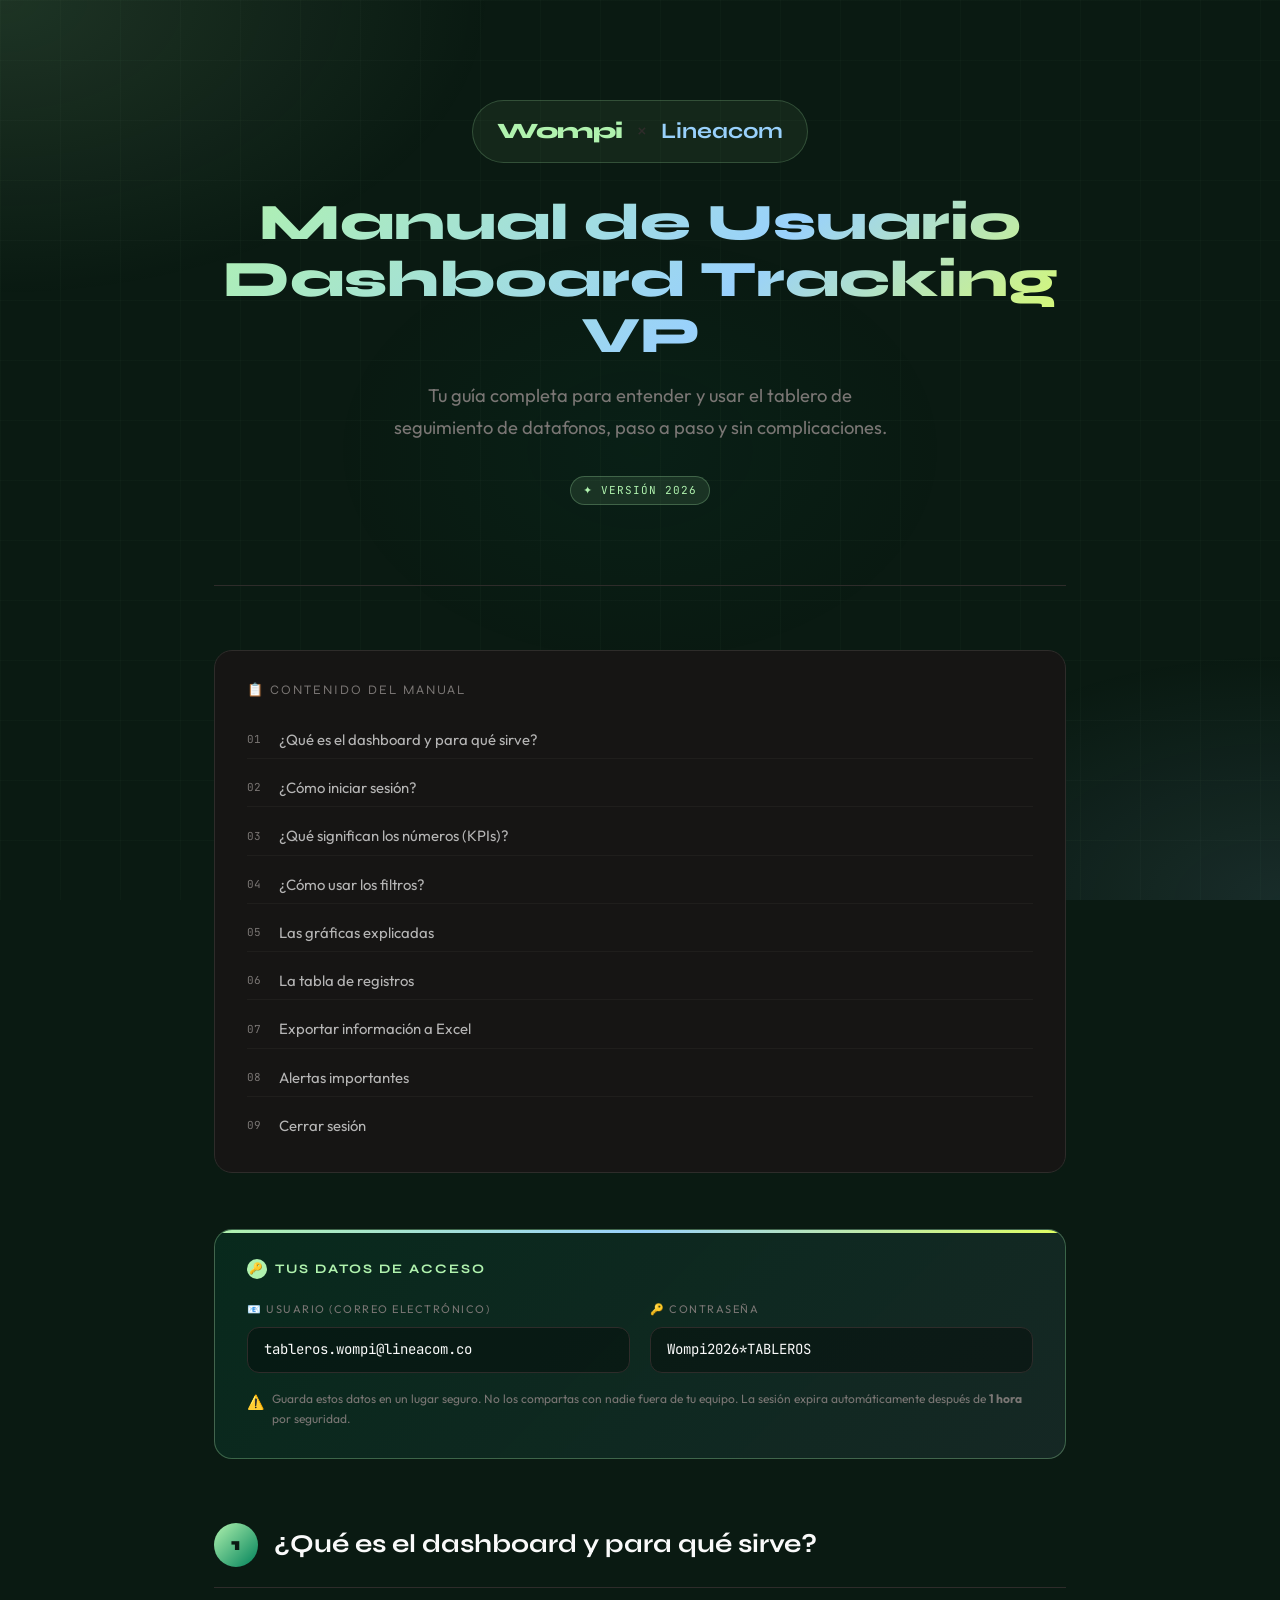
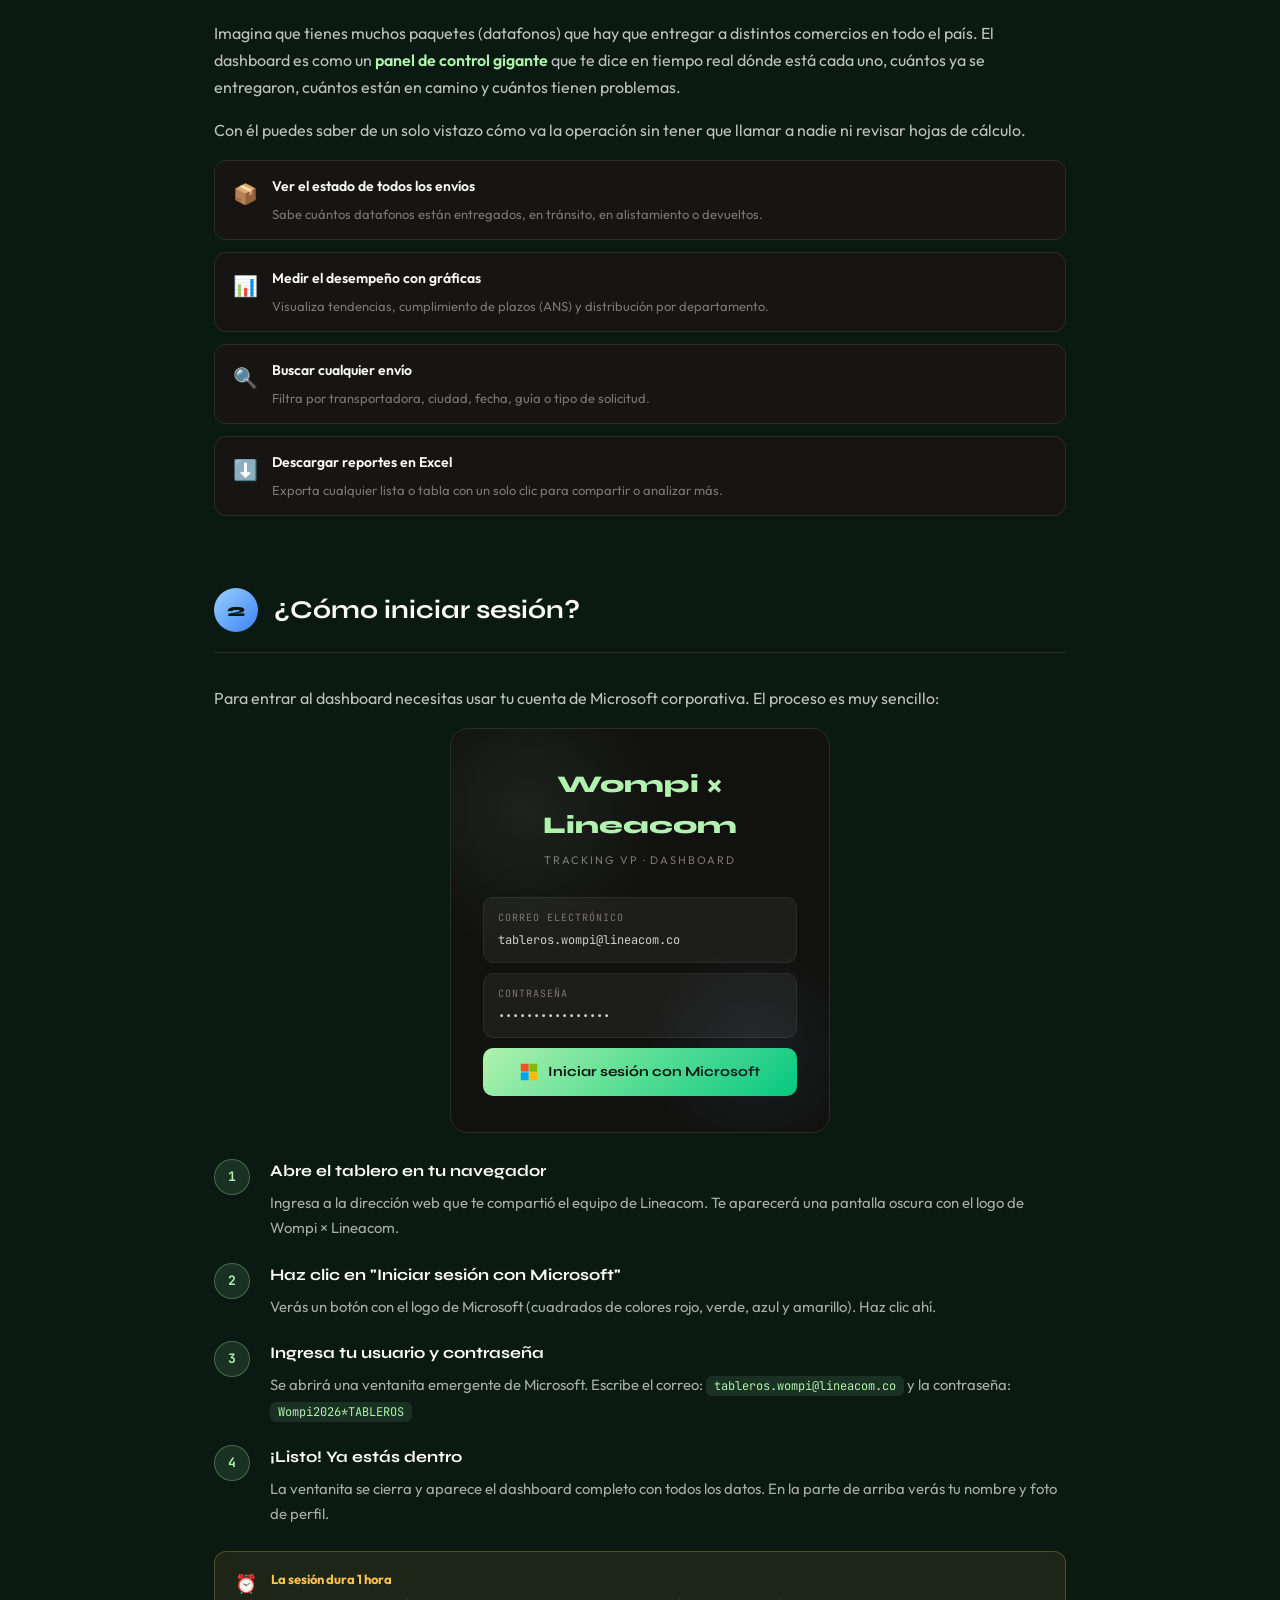
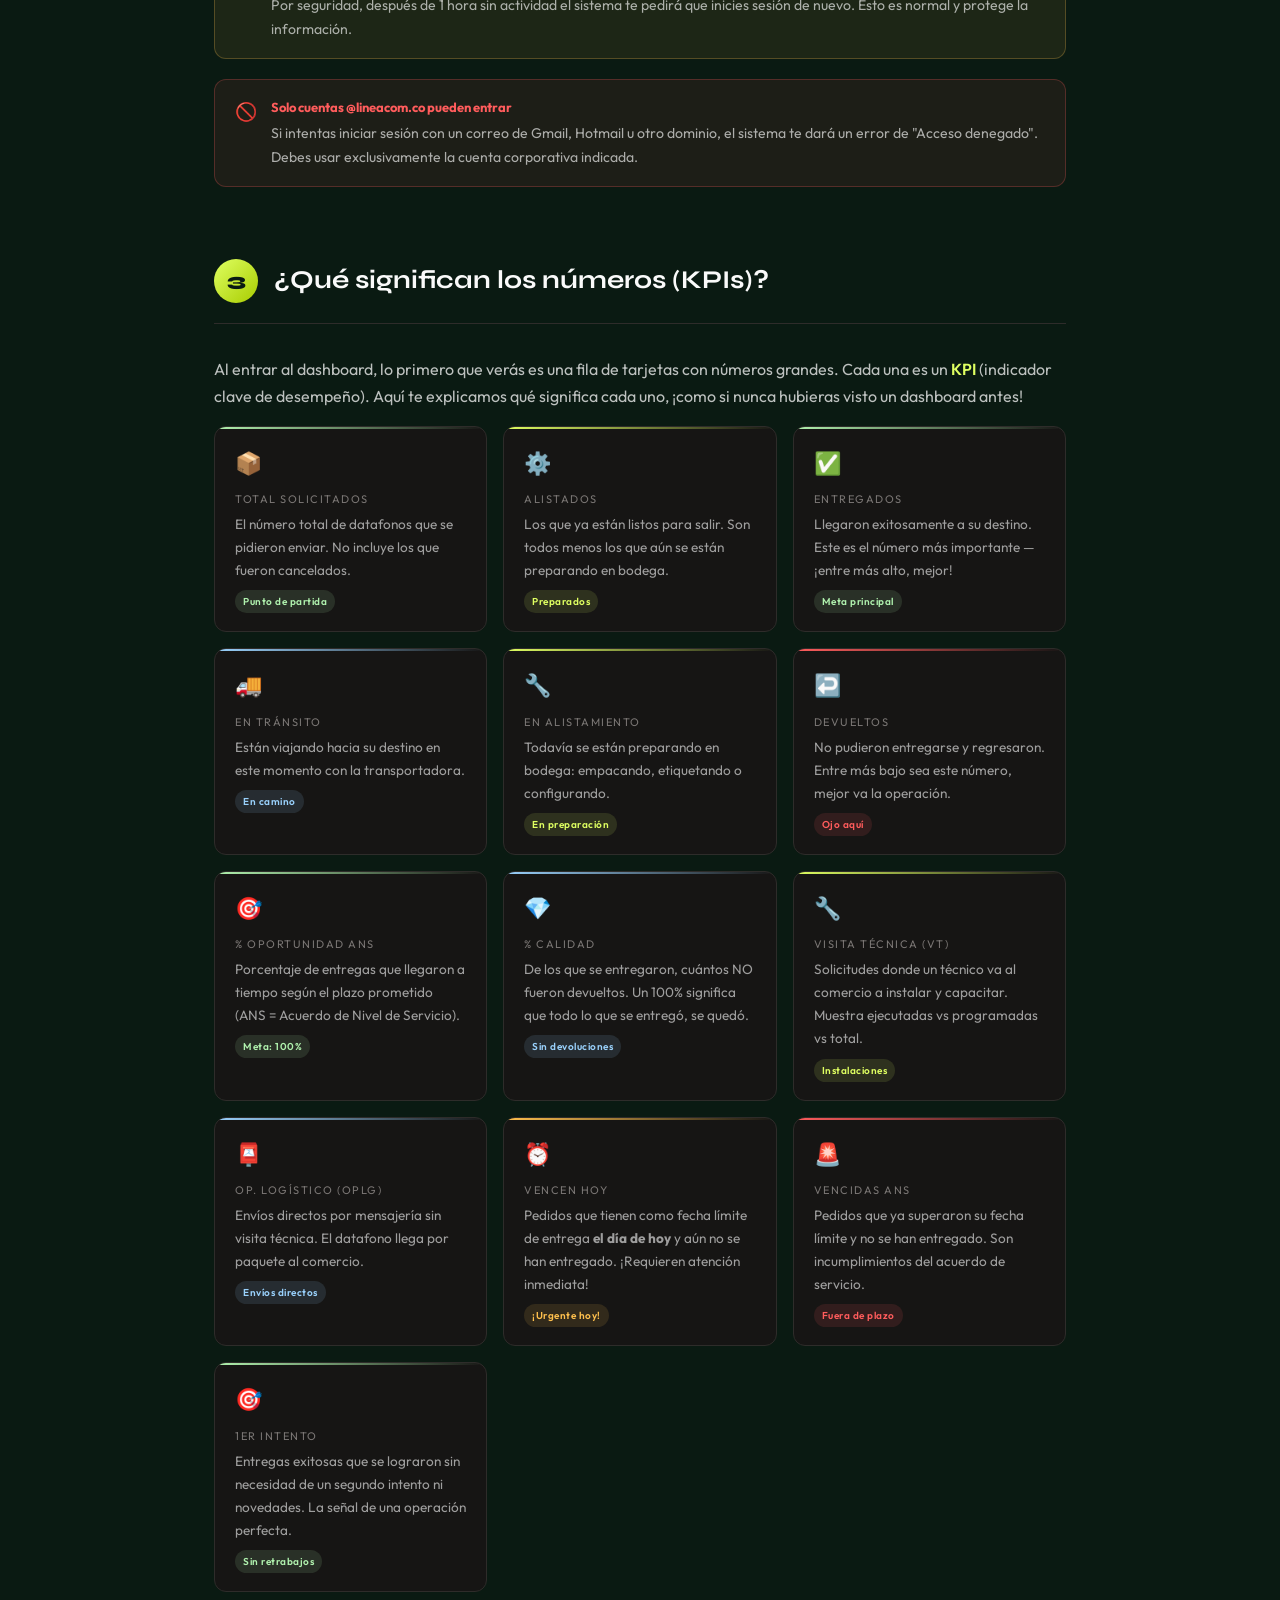
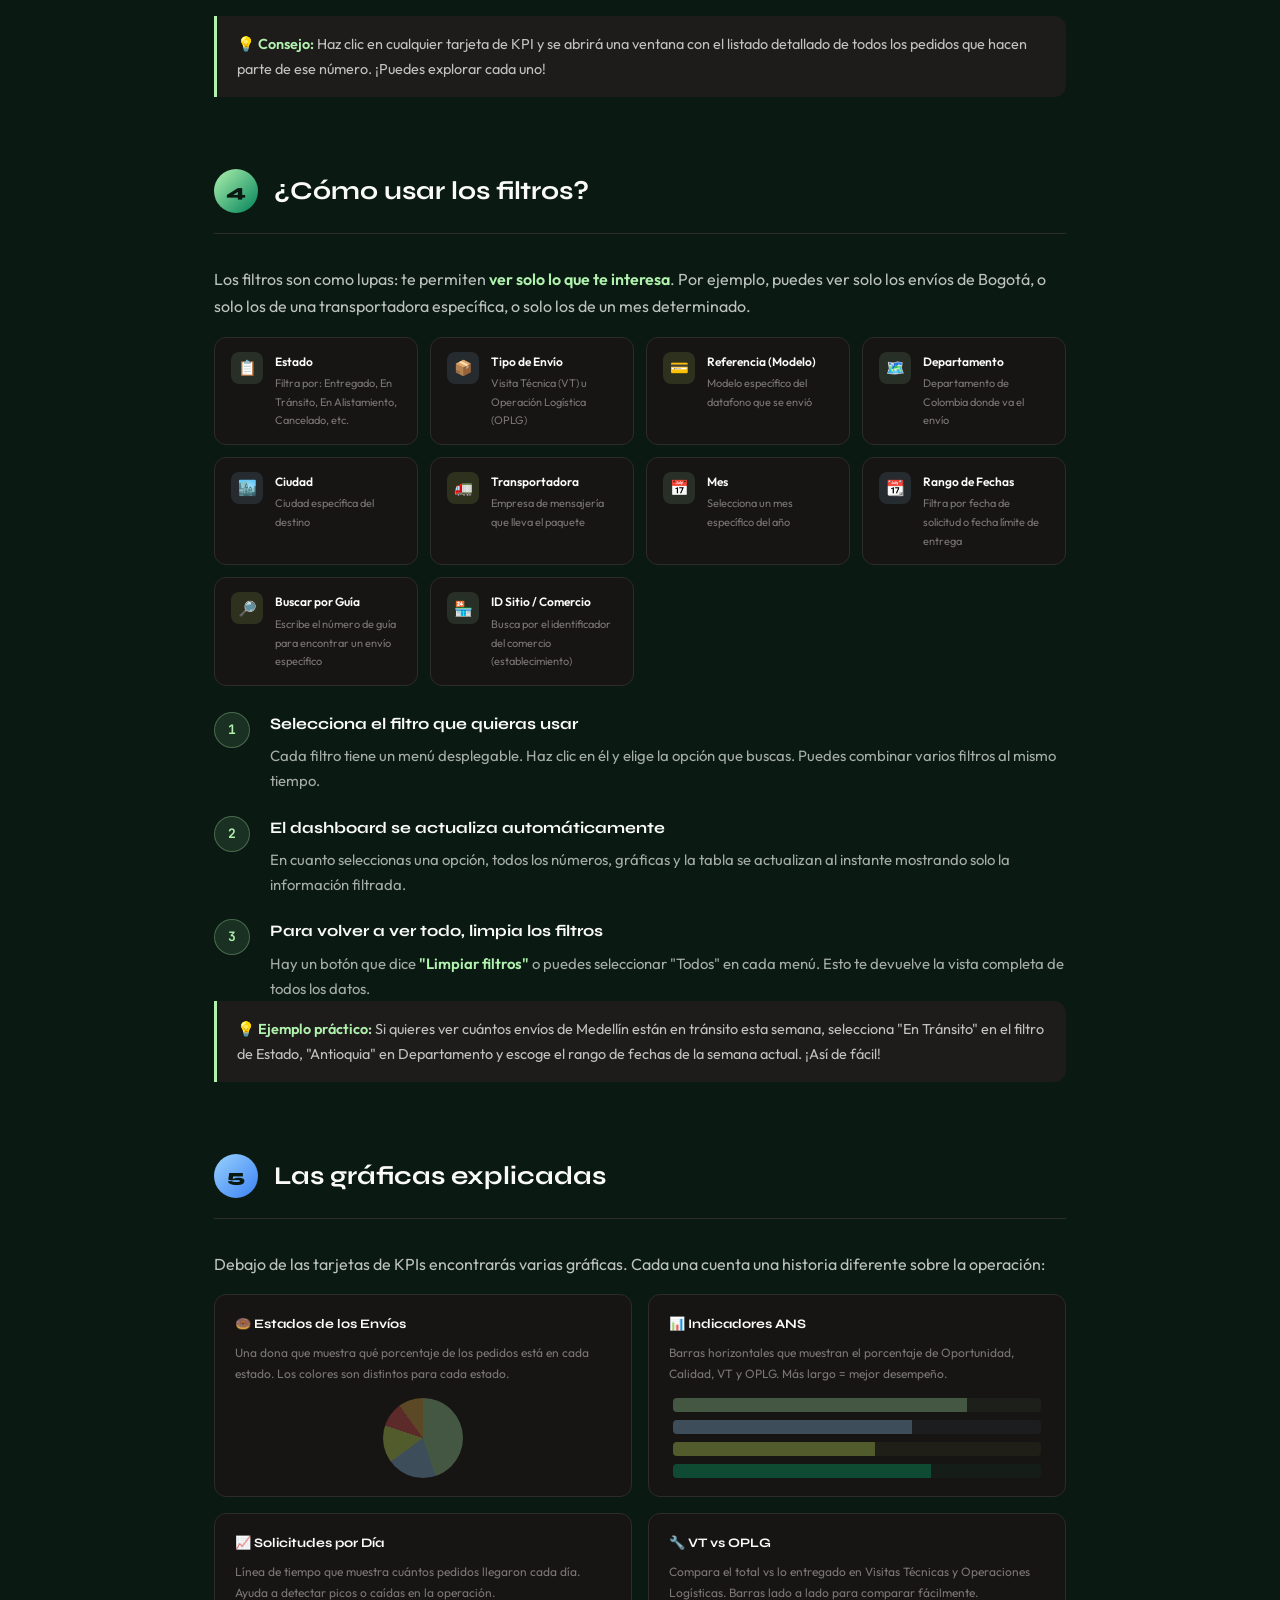
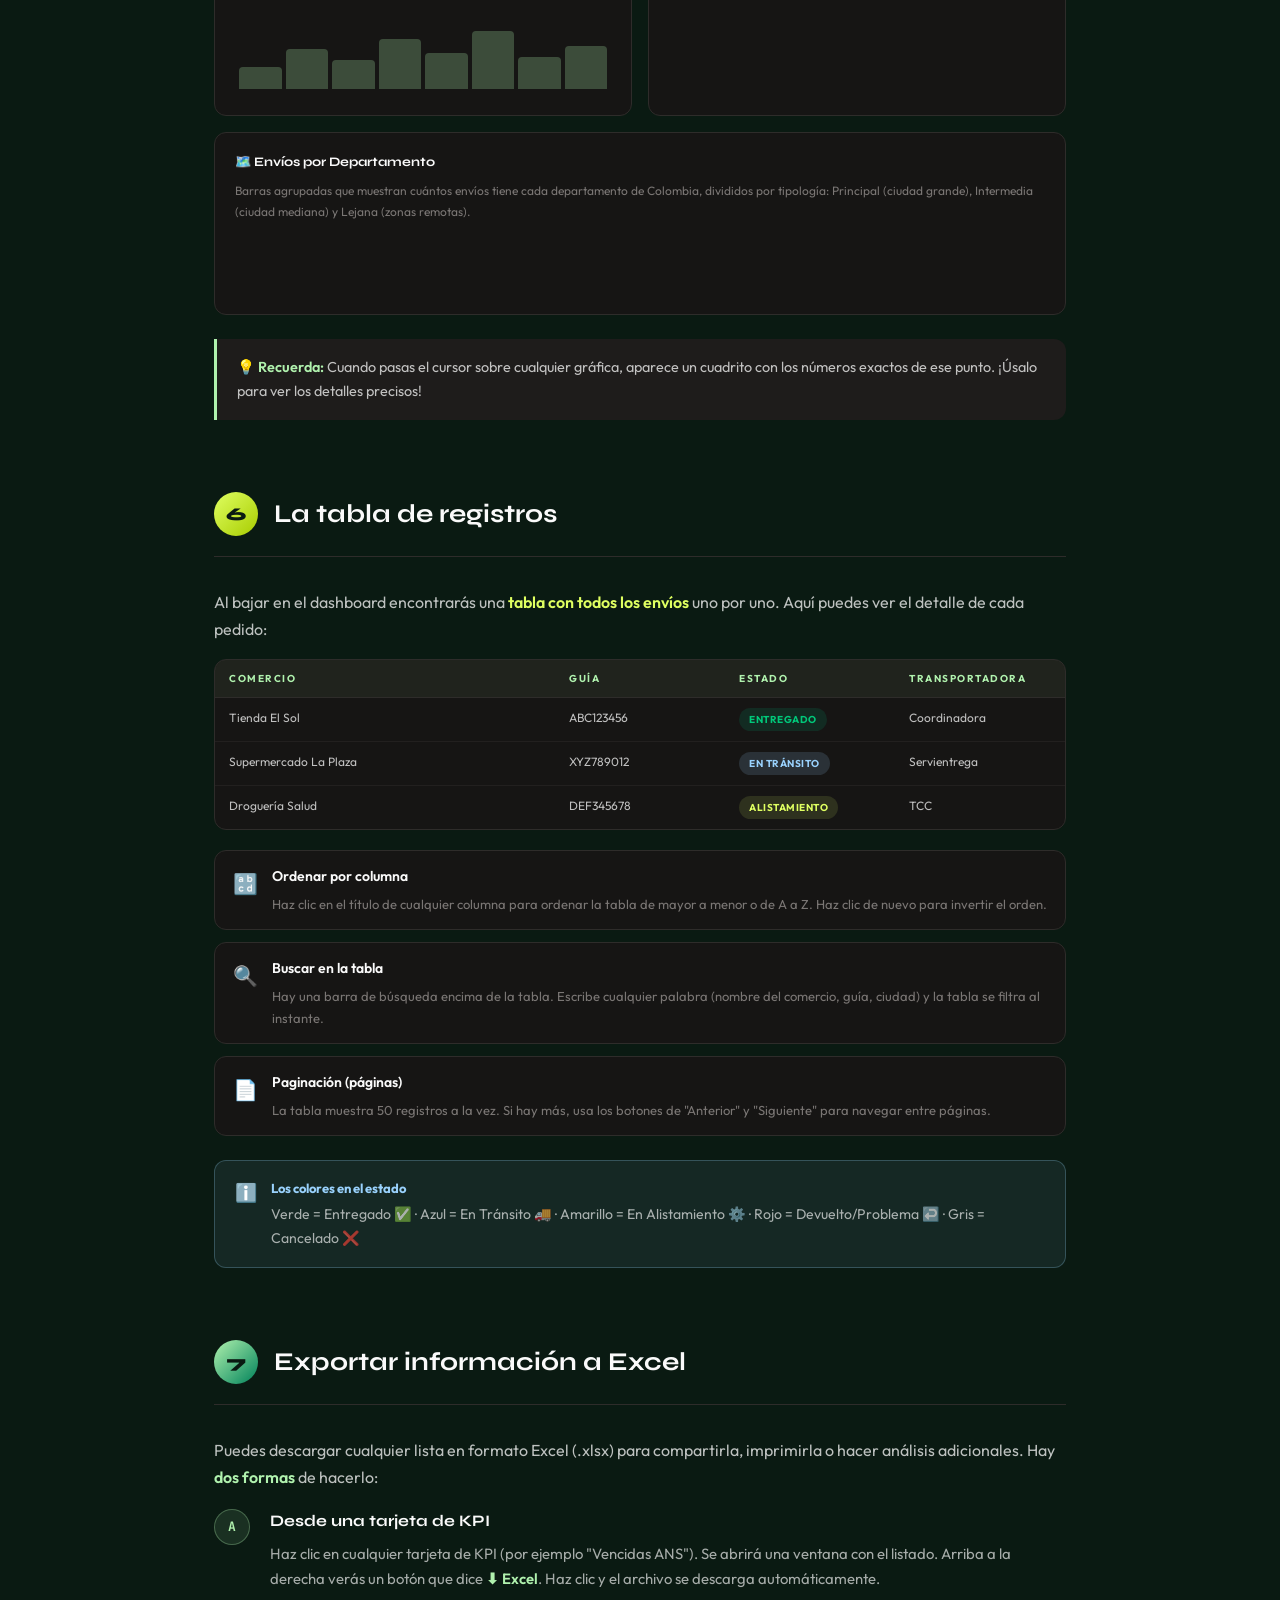
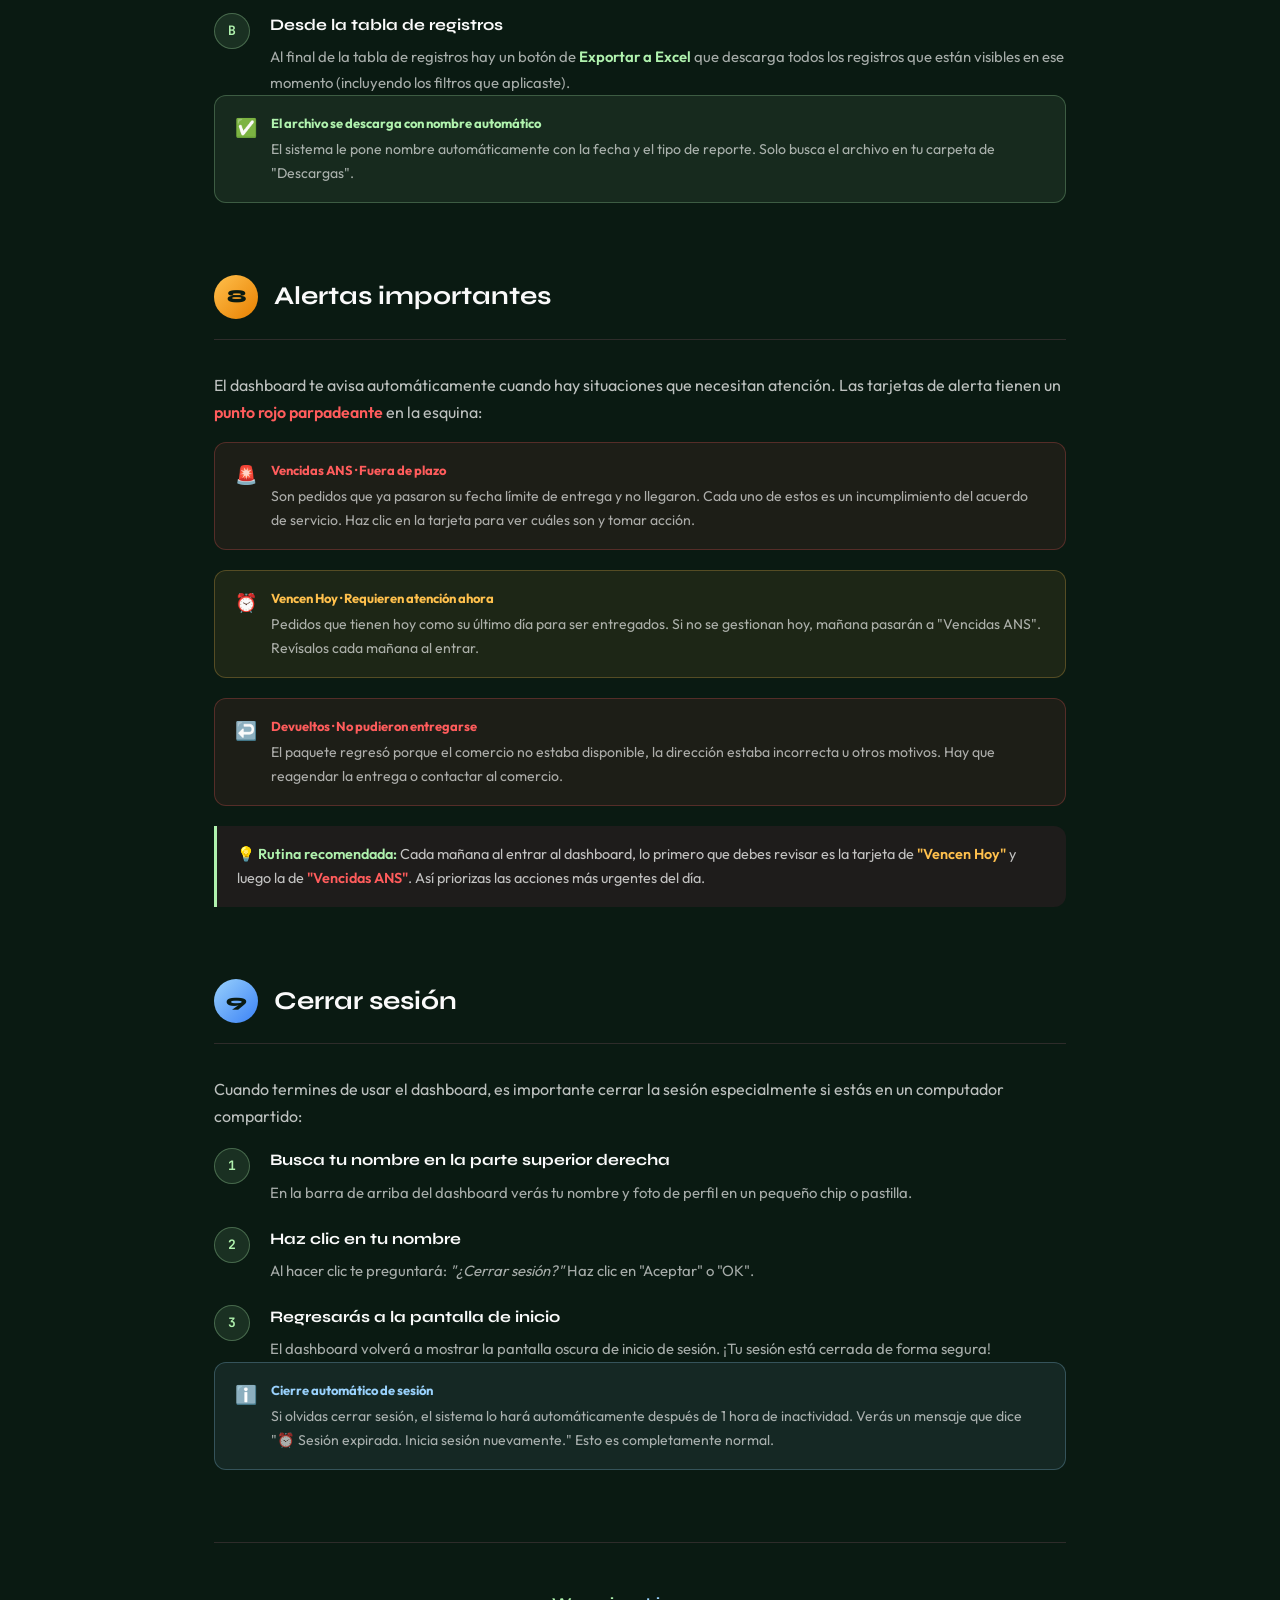
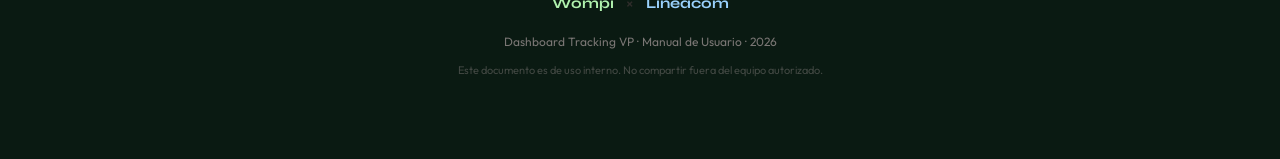
<file: DOCUMENTACION/manual_usuario_wompi.html>
<!DOCTYPE html>
<html lang="es">
<head>
<meta charset="UTF-8">
<meta name="viewport" content="width=device-width, initial-scale=1.0">
<title>Manual de Usuario · Dashboard Tracking VP Wompi</title>
<link href="https://fonts.googleapis.com/css2?family=Syne:wght@400;600;700;800&family=Outfit:wght@300;400;500;600;700&family=JetBrains+Mono:wght@400;600&display=swap" rel="stylesheet">
<style>
:root {
  --negro: #111110;
  --fondo: #0a1a12;
  --surface: #161514;
  --surface2: #1e1c1b;
  --border: #2E2C2A;
  --verde: #B0F2AE;
  --azul: #99D1FC;
  --lima: #DFFF61;
  --selva: #00825A;
  --peligro: #FF5C5C;
  --warn: #FFC04D;
  --muted: #7A7674;
  --blanco: #FAFAFA;
  --radius: 18px;
  --radius-sm: 12px;
}

*, *::before, *::after { box-sizing: border-box; margin: 0; padding: 0; }
html { scroll-behavior: smooth; }

body {
  font-family: 'Outfit', sans-serif;
  background: var(--fondo);
  color: var(--blanco);
  line-height: 1.7;
  overflow-x: hidden;
}

/* ── FONDO ── */
body::before {
  content: '';
  position: fixed; inset: 0; pointer-events: none; z-index: 0;
  background:
    radial-gradient(ellipse 70% 60% at 0% 0%, rgba(176,242,174,.12) 0%, transparent 55%),
    radial-gradient(ellipse 60% 50% at 100% 100%, rgba(153,209,252,.10) 0%, transparent 55%),
    radial-gradient(ellipse 40% 40% at 50% 50%, rgba(0,130,90,.06) 0%, transparent 60%),
    linear-gradient(rgba(176,242,174,.025) 1px, transparent 1px),
    linear-gradient(90deg, rgba(176,242,174,.025) 1px, transparent 1px);
  background-size: auto, auto, auto, 60px 60px, 60px 60px;
}

/* ── CONTENIDO ── */
.wrap {
  position: relative; z-index: 1;
  max-width: 900px;
  margin: 0 auto;
  padding: 40px 24px 80px;
}

/* ── PORTADA ── */
.portada {
  text-align: center;
  padding: 60px 0 80px;
  border-bottom: 1px solid var(--border);
  margin-bottom: 64px;
}

.logo-wrap {
  display: inline-flex;
  align-items: center;
  gap: 14px;
  margin-bottom: 32px;
  padding: 12px 24px;
  background: rgba(176,242,174,.06);
  border: 1px solid rgba(176,242,174,.2);
  border-radius: 50px;
}

.logo-wompi {
  font-family: 'Syne', sans-serif;
  font-size: 22px;
  font-weight: 800;
  color: var(--verde);
  letter-spacing: -0.5px;
}
.logo-sep { color: var(--border); font-size: 18px; }
.logo-linea {
  font-family: 'Syne', sans-serif;
  font-size: 22px;
  font-weight: 700;
  color: var(--azul);
}

.portada h1 {
  font-family: 'Syne', sans-serif;
  font-size: clamp(2rem, 5vw, 3.2rem);
  font-weight: 800;
  line-height: 1.1;
  margin-bottom: 16px;
  background: linear-gradient(135deg, var(--verde) 0%, var(--azul) 60%, var(--lima) 100%);
  -webkit-background-clip: text;
  -webkit-text-fill-color: transparent;
  background-clip: text;
}

.portada .subtitulo {
  font-size: 1.15rem;
  color: var(--muted);
  max-width: 500px;
  margin: 0 auto 32px;
}

.badge-version {
  display: inline-block;
  font-family: 'JetBrains Mono', monospace;
  font-size: 11px;
  padding: 4px 12px;
  background: rgba(176,242,174,.1);
  border: 1px solid rgba(176,242,174,.25);
  border-radius: 50px;
  color: var(--verde);
  letter-spacing: 1px;
}

/* ── CREDENCIALES DESTACADAS ── */
.credenciales-box {
  background: linear-gradient(135deg, rgba(0,130,90,.15) 0%, rgba(153,209,252,.08) 100%);
  border: 1px solid rgba(176,242,174,.3);
  border-radius: var(--radius);
  padding: 28px 32px;
  margin: 0 0 64px;
  position: relative;
  overflow: hidden;
}

.credenciales-box::before {
  content: '';
  position: absolute;
  top: 0; left: 0; right: 0;
  height: 3px;
  background: linear-gradient(90deg, var(--verde), var(--azul), var(--lima));
  border-radius: var(--radius) var(--radius) 0 0;
}

.cred-titulo {
  font-family: 'Syne', sans-serif;
  font-size: 13px;
  font-weight: 700;
  text-transform: uppercase;
  letter-spacing: 2px;
  color: var(--verde);
  margin-bottom: 20px;
  display: flex;
  align-items: center;
  gap: 8px;
}

.cred-icono {
  width: 20px; height: 20px;
  background: var(--verde);
  border-radius: 50%;
  display: inline-flex;
  align-items: center;
  justify-content: center;
  font-size: 11px;
}

.cred-grid {
  display: grid;
  grid-template-columns: 1fr 1fr;
  gap: 20px;
}

@media (max-width: 600px) {
  .cred-grid { grid-template-columns: 1fr; }
}

.cred-item label {
  display: block;
  font-size: 11px;
  text-transform: uppercase;
  letter-spacing: 1.5px;
  color: var(--muted);
  margin-bottom: 8px;
}

.cred-valor {
  font-family: 'JetBrains Mono', monospace;
  font-size: 14px;
  background: rgba(0,0,0,.35);
  border: 1px solid var(--border);
  border-radius: var(--radius-sm);
  padding: 10px 16px;
  color: var(--blanco);
  word-break: break-all;
  display: flex;
  align-items: center;
  gap: 8px;
}

.cred-aviso {
  margin-top: 16px;
  font-size: 12px;
  color: var(--muted);
  display: flex;
  align-items: flex-start;
  gap: 8px;
}

.cred-aviso-icono { font-size: 14px; flex-shrink: 0; margin-top: 2px; }

/* ── SECCIONES ── */
.seccion {
  margin-bottom: 72px;
}

.seccion-header {
  display: flex;
  align-items: center;
  gap: 16px;
  margin-bottom: 32px;
  padding-bottom: 20px;
  border-bottom: 1px solid var(--border);
}

.seccion-num {
  width: 44px; height: 44px;
  background: linear-gradient(135deg, var(--verde), var(--selva));
  border-radius: 50%;
  display: flex; align-items: center; justify-content: center;
  font-family: 'Syne', sans-serif;
  font-size: 18px;
  font-weight: 800;
  color: #0a1a12;
  flex-shrink: 0;
}

.seccion-num.azul { background: linear-gradient(135deg, var(--azul), #3B82F6); }
.seccion-num.lima { background: linear-gradient(135deg, var(--lima), #a8cc00); }
.seccion-num.warn { background: linear-gradient(135deg, var(--warn), #e88000); }
.seccion-num.peligro { background: linear-gradient(135deg, var(--peligro), #cc2200); }

.seccion h2 {
  font-family: 'Syne', sans-serif;
  font-size: 1.6rem;
  font-weight: 700;
  color: var(--blanco);
  line-height: 1.2;
}

.seccion p {
  font-size: 1rem;
  color: rgba(250,250,250,.75);
  margin-bottom: 16px;
}

/* ── PASOS ── */
.pasos {
  display: flex;
  flex-direction: column;
  gap: 20px;
}

.paso {
  display: flex;
  gap: 20px;
  align-items: flex-start;
}

.paso-num {
  width: 36px; height: 36px;
  background: rgba(176,242,174,.1);
  border: 1px solid rgba(176,242,174,.3);
  border-radius: 50%;
  display: flex; align-items: center; justify-content: center;
  font-family: 'JetBrains Mono', monospace;
  font-size: 13px;
  font-weight: 700;
  color: var(--verde);
  flex-shrink: 0;
  margin-top: 2px;
}

.paso-contenido h3 {
  font-family: 'Syne', sans-serif;
  font-size: 1rem;
  font-weight: 700;
  color: var(--blanco);
  margin-bottom: 6px;
}

.paso-contenido p {
  font-size: 0.93rem;
  color: rgba(250,250,250,.65);
  margin-bottom: 0;
}

/* ── CARDS DE KPIs ── */
.kpi-grid {
  display: grid;
  grid-template-columns: repeat(auto-fill, minmax(240px, 1fr));
  gap: 16px;
  margin-bottom: 24px;
}

.kpi-card {
  background: var(--surface);
  border: 1px solid var(--border);
  border-radius: var(--radius-sm);
  padding: 18px 20px;
  position: relative;
  overflow: hidden;
}

.kpi-card::before {
  content: '';
  position: absolute;
  top: 0; left: 0; right: 0;
  height: 2px;
}

.kpi-card.verde::before { background: linear-gradient(90deg, var(--verde), transparent); }
.kpi-card.azul::before  { background: linear-gradient(90deg, var(--azul),  transparent); }
.kpi-card.lima::before  { background: linear-gradient(90deg, var(--lima),  transparent); }
.kpi-card.warn::before  { background: linear-gradient(90deg, var(--warn),  transparent); }
.kpi-card.peligro::before { background: linear-gradient(90deg, var(--peligro), transparent); }

.kpi-emoji { font-size: 22px; margin-bottom: 8px; }
.kpi-nombre {
  font-size: 11px;
  text-transform: uppercase;
  letter-spacing: 1.5px;
  color: var(--muted);
  margin-bottom: 4px;
}
.kpi-desc { font-size: 0.85rem; color: rgba(250,250,250,.6); }

.kpi-tag {
  display: inline-block;
  font-size: 10px;
  padding: 3px 8px;
  border-radius: 20px;
  margin-top: 8px;
  font-weight: 600;
  letter-spacing: 0.5px;
}

.kpi-tag.verde { background: rgba(176,242,174,.12); color: var(--verde); }
.kpi-tag.azul  { background: rgba(153,209,252,.12); color: var(--azul); }
.kpi-tag.lima  { background: rgba(223,255,97,.12);  color: var(--lima); }
.kpi-tag.warn  { background: rgba(255,192,77,.12);  color: var(--warn); }
.kpi-tag.peligro { background: rgba(255,92,92,.12); color: var(--peligro); }

/* ── FILTROS VISUAL ── */
.filtros-grid {
  display: grid;
  grid-template-columns: repeat(auto-fill, minmax(200px, 1fr));
  gap: 12px;
  margin-bottom: 24px;
}

.filtro-item {
  background: var(--surface);
  border: 1px solid var(--border);
  border-radius: var(--radius-sm);
  padding: 14px 16px;
  display: flex;
  align-items: flex-start;
  gap: 12px;
}

.filtro-icono {
  width: 32px; height: 32px;
  border-radius: 8px;
  display: flex; align-items: center; justify-content: center;
  font-size: 15px;
  flex-shrink: 0;
}

.filtro-icono.verde { background: rgba(176,242,174,.12); }
.filtro-icono.azul  { background: rgba(153,209,252,.12); }
.filtro-icono.lima  { background: rgba(223,255,97,.12); }

.filtro-nombre {
  font-size: 12px;
  font-weight: 600;
  color: var(--blanco);
  margin-bottom: 2px;
}
.filtro-desc { font-size: 11px; color: var(--muted); }

/* ── ALERTA BOX ── */
.alerta {
  border-radius: var(--radius-sm);
  padding: 16px 20px;
  margin-bottom: 20px;
  display: flex;
  gap: 14px;
  align-items: flex-start;
}

.alerta.warn {
  background: rgba(255,192,77,.08);
  border: 1px solid rgba(255,192,77,.25);
}

.alerta.peligro {
  background: rgba(255,92,92,.08);
  border: 1px solid rgba(255,92,92,.25);
}

.alerta.info {
  background: rgba(153,209,252,.08);
  border: 1px solid rgba(153,209,252,.25);
}

.alerta.exito {
  background: rgba(176,242,174,.08);
  border: 1px solid rgba(176,242,174,.25);
}

.alerta-icono { font-size: 18px; flex-shrink: 0; margin-top: 1px; }
.alerta-titulo {
  font-size: 13px;
  font-weight: 700;
  margin-bottom: 4px;
}

.alerta.warn .alerta-titulo { color: var(--warn); }
.alerta.peligro .alerta-titulo { color: var(--peligro); }
.alerta.info .alerta-titulo { color: var(--azul); }
.alerta.exito .alerta-titulo { color: var(--verde); }

.alerta-texto { font-size: 0.88rem; color: rgba(250,250,250,.65); }

/* ── GRÁFICAS VISUAL ── */
.charts-grid {
  display: grid;
  grid-template-columns: 1fr 1fr;
  gap: 16px;
  margin-bottom: 24px;
}

@media (max-width: 640px) {
  .charts-grid { grid-template-columns: 1fr; }
}

.chart-card {
  background: var(--surface);
  border: 1px solid var(--border);
  border-radius: var(--radius-sm);
  padding: 18px 20px;
}

.chart-titulo {
  font-family: 'Syne', sans-serif;
  font-size: 13px;
  font-weight: 700;
  color: var(--blanco);
  margin-bottom: 8px;
}

.chart-desc {
  font-size: 12px;
  color: var(--muted);
}

.chart-preview {
  height: 80px;
  margin-top: 14px;
  border-radius: 8px;
  opacity: 0.5;
  display: flex;
  align-items: flex-end;
  gap: 4px;
  padding: 0 4px;
}

.chart-bar {
  flex: 1;
  border-radius: 4px 4px 0 0;
  min-width: 8px;
}

/* ── TABLA PREVIEW ── */
.tabla-preview {
  background: var(--surface);
  border: 1px solid var(--border);
  border-radius: var(--radius-sm);
  overflow: hidden;
  margin-bottom: 20px;
}

.tabla-header {
  display: grid;
  grid-template-columns: 2fr 1fr 1fr 1fr;
  gap: 0;
  background: rgba(176,242,174,.06);
  border-bottom: 1px solid var(--border);
}

.tabla-th {
  padding: 10px 14px;
  font-size: 10px;
  text-transform: uppercase;
  letter-spacing: 1.5px;
  color: var(--verde);
  font-weight: 700;
}

.tabla-fila {
  display: grid;
  grid-template-columns: 2fr 1fr 1fr 1fr;
  border-bottom: 1px solid rgba(46,44,42,.5);
}

.tabla-fila:last-child { border-bottom: none; }

.tabla-td {
  padding: 10px 14px;
  font-size: 12px;
  color: rgba(250,250,250,.75);
}

.estado-pill {
  display: inline-block;
  font-size: 10px;
  font-weight: 700;
  padding: 3px 10px;
  border-radius: 20px;
  text-transform: uppercase;
  letter-spacing: 0.5px;
}

.estado-pill.entregado { background: rgba(0,130,90,.2); color: #00C87A; }
.estado-pill.transito  { background: rgba(153,209,252,.15); color: var(--azul); }
.estado-pill.alistamiento { background: rgba(223,255,97,.12); color: var(--lima); }

/* ── CONSEJO ── */
.consejo {
  background: var(--surface2);
  border-left: 3px solid var(--verde);
  border-radius: 0 var(--radius-sm) var(--radius-sm) 0;
  padding: 16px 20px;
  margin-bottom: 20px;
  font-size: 0.9rem;
  color: rgba(250,250,250,.75);
}

.consejo strong { color: var(--verde); font-weight: 600; }

/* ── ÍNDICE ── */
.indice {
  background: var(--surface);
  border: 1px solid var(--border);
  border-radius: var(--radius);
  padding: 28px 32px;
  margin-bottom: 56px;
}

.indice-titulo {
  font-family: 'Syne', sans-serif;
  font-size: 13px;
  text-transform: uppercase;
  letter-spacing: 2px;
  color: var(--muted);
  margin-bottom: 20px;
}

.indice-lista {
  list-style: none;
  display: flex;
  flex-direction: column;
  gap: 10px;
}

.indice-lista li a {
  display: flex;
  align-items: center;
  gap: 12px;
  text-decoration: none;
  color: rgba(250,250,250,.7);
  font-size: 0.93rem;
  transition: color .2s;
  padding: 6px 0;
  border-bottom: 1px solid rgba(46,44,42,.4);
}

.indice-lista li:last-child a { border-bottom: none; }
.indice-lista li a:hover { color: var(--verde); }

.indice-num {
  font-family: 'JetBrains Mono', monospace;
  font-size: 11px;
  color: var(--muted);
  min-width: 20px;
}

/* ── FOOTER ── */
.footer {
  text-align: center;
  padding-top: 48px;
  border-top: 1px solid var(--border);
  color: var(--muted);
  font-size: 12px;
}

.footer .footer-logos {
  display: flex;
  align-items: center;
  justify-content: center;
  gap: 12px;
  margin-bottom: 16px;
}

.footer .footer-logos span {
  font-family: 'Syne', sans-serif;
  font-weight: 700;
  font-size: 15px;
}

.footer .footer-logos span.wompi { color: var(--verde); }
.footer .footer-logos span.linea { color: var(--azul); }
.footer .footer-logos .sep { color: var(--border); }

/* ── PANTALLA LOGIN MOCKUP ── */
.login-mockup {
  background: #111110;
  border: 1px solid var(--border);
  border-radius: var(--radius);
  padding: 36px 32px;
  max-width: 380px;
  margin: 0 auto 24px;
  text-align: center;
  position: relative;
  overflow: hidden;
}

.login-mockup::before {
  content: '';
  position: absolute;
  inset: 0;
  background:
    radial-gradient(circle 200px at 20% 20%, rgba(176,242,174,.08) 0%, transparent 70%),
    radial-gradient(circle 150px at 80% 80%, rgba(153,209,252,.07) 0%, transparent 70%);
  pointer-events: none;
}

.login-mockup-logo {
  font-family: 'Syne', sans-serif;
  font-size: 24px;
  font-weight: 800;
  color: var(--verde);
  margin-bottom: 4px;
}

.login-mockup-sub {
  font-size: 11px;
  color: var(--muted);
  text-transform: uppercase;
  letter-spacing: 2px;
  margin-bottom: 28px;
}

.login-field {
  background: rgba(255,255,255,.05);
  border: 1px solid var(--border);
  border-radius: 10px;
  padding: 11px 14px;
  font-size: 13px;
  color: rgba(250,250,250,.5);
  text-align: left;
  margin-bottom: 10px;
  font-family: 'JetBrains Mono', monospace;
}

.login-field .field-label {
  font-size: 10px;
  text-transform: uppercase;
  letter-spacing: 1px;
  color: var(--muted);
  margin-bottom: 4px;
}

.login-field .field-val {
  font-size: 12px;
  color: var(--blanco);
  opacity: 0.8;
}

.login-btn-mock {
  width: 100%;
  background: linear-gradient(135deg, var(--verde) 0%, #00C87A 100%);
  color: #0a1a12;
  font-family: 'Syne', sans-serif;
  font-weight: 700;
  font-size: 14px;
  border: none;
  border-radius: 10px;
  padding: 12px;
  margin-top: 6px;
  display: flex;
  align-items: center;
  justify-content: center;
  gap: 10px;
}

/* ── RESPONSIVE ── */
@media (max-width: 480px) {
  .wrap { padding: 24px 16px 60px; }
  .portada { padding: 40px 0 60px; }
  .credenciales-box { padding: 20px; }
  .seccion-header { gap: 12px; }
  .seccion h2 { font-size: 1.3rem; }
  .tabla-header, .tabla-fila {
    grid-template-columns: 2fr 1fr 1fr;
  }
  .tabla-th:last-child, .tabla-td:last-child { display: none; }
}

/* ── HIGHLIGHT TEXT ── */
.hi-verde { color: var(--verde); font-weight: 600; }
.hi-azul  { color: var(--azul);  font-weight: 600; }
.hi-lima  { color: var(--lima);  font-weight: 600; }
.hi-warn  { color: var(--warn);  font-weight: 600; }
.hi-peligro { color: var(--peligro); font-weight: 600; }

code {
  font-family: 'JetBrains Mono', monospace;
  font-size: 12px;
  background: rgba(176,242,174,.1);
  color: var(--verde);
  padding: 2px 8px;
  border-radius: 6px;
}

/* ── SESION WARNING ── */
.sesion-badge {
  display: inline-flex;
  align-items: center;
  gap: 6px;
  background: rgba(255,192,77,.1);
  border: 1px solid rgba(255,192,77,.25);
  border-radius: 20px;
  padding: 5px 12px;
  font-size: 12px;
  color: var(--warn);
  margin-bottom: 16px;
}

/* ── FEATURES LISTA ── */
.features {
  display: flex;
  flex-direction: column;
  gap: 12px;
  margin-bottom: 24px;
}

.feature {
  display: flex;
  align-items: flex-start;
  gap: 14px;
  background: var(--surface);
  border: 1px solid var(--border);
  border-radius: var(--radius-sm);
  padding: 14px 18px;
  transition: border-color .2s;
}

.feature:hover { border-color: rgba(176,242,174,.3); }

.feature-icono {
  font-size: 20px;
  flex-shrink: 0;
  margin-top: 2px;
}

.feature-titulo {
  font-size: 14px;
  font-weight: 600;
  color: var(--blanco);
  margin-bottom: 4px;
}

.feature-desc { font-size: 13px; color: var(--muted); }

</style>
</head>
<body>
<div class="wrap">

  <!-- PORTADA -->
  <div class="portada">
    <div class="logo-wrap">
      <span class="logo-wompi">Wompi</span>
      <span class="logo-sep">×</span>
      <span class="logo-linea">Lineacom</span>
    </div>
    <h1>Manual de Usuario<br>Dashboard Tracking VP</h1>
    <p class="subtitulo">Tu guía completa para entender y usar el tablero de seguimiento de datafonos, paso a paso y sin complicaciones.</p>
    <span class="badge-version">✦ VERSIÓN 2026</span>
  </div>

  <!-- ÍNDICE -->
  <div class="indice">
    <div class="indice-titulo">📋 Contenido del manual</div>
    <ul class="indice-lista">
      <li><a href="#sec1"><span class="indice-num">01</span> ¿Qué es el dashboard y para qué sirve?</a></li>
      <li><a href="#sec2"><span class="indice-num">02</span> ¿Cómo iniciar sesión?</a></li>
      <li><a href="#sec3"><span class="indice-num">03</span> ¿Qué significan los números (KPIs)?</a></li>
      <li><a href="#sec4"><span class="indice-num">04</span> ¿Cómo usar los filtros?</a></li>
      <li><a href="#sec5"><span class="indice-num">05</span> Las gráficas explicadas</a></li>
      <li><a href="#sec6"><span class="indice-num">06</span> La tabla de registros</a></li>
      <li><a href="#sec7"><span class="indice-num">07</span> Exportar información a Excel</a></li>
      <li><a href="#sec8"><span class="indice-num">08</span> Alertas importantes</a></li>
      <li><a href="#sec9"><span class="indice-num">09</span> Cerrar sesión</a></li>
    </ul>
  </div>

  <!-- CREDENCIALES DESTACADAS -->
  <div class="credenciales-box" id="credenciales">
    <div class="cred-titulo">
      <span class="cred-icono">🔑</span>
      Tus datos de acceso
    </div>
    <div class="cred-grid">
      <div class="cred-item">
        <label>📧 Usuario (correo electrónico)</label>
        <div class="cred-valor">tableros.wompi@lineacom.co</div>
      </div>
      <div class="cred-item">
        <label>🔑 Contraseña</label>
        <div class="cred-valor">Wompi2026*TABLEROS</div>
      </div>
    </div>
    <div class="cred-aviso">
      <span class="cred-aviso-icono">⚠️</span>
      <span>Guarda estos datos en un lugar seguro. No los compartas con nadie fuera de tu equipo. La sesión expira automáticamente después de <strong>1 hora</strong> por seguridad.</span>
    </div>
  </div>

  <!-- SECCIÓN 1 -->
  <div class="seccion" id="sec1">
    <div class="seccion-header">
      <div class="seccion-num">1</div>
      <h2>¿Qué es el dashboard y para qué sirve?</h2>
    </div>

    <p>Imagina que tienes muchos paquetes (datafonos) que hay que entregar a distintos comercios en todo el país. El dashboard es como un <span class="hi-verde">panel de control gigante</span> que te dice en tiempo real dónde está cada uno, cuántos ya se entregaron, cuántos están en camino y cuántos tienen problemas.</p>

    <p>Con él puedes saber de un solo vistazo cómo va la operación sin tener que llamar a nadie ni revisar hojas de cálculo.</p>

    <div class="features">
      <div class="feature">
        <span class="feature-icono">📦</span>
        <div>
          <div class="feature-titulo">Ver el estado de todos los envíos</div>
          <div class="feature-desc">Sabe cuántos datafonos están entregados, en tránsito, en alistamiento o devueltos.</div>
        </div>
      </div>
      <div class="feature">
        <span class="feature-icono">📊</span>
        <div>
          <div class="feature-titulo">Medir el desempeño con gráficas</div>
          <div class="feature-desc">Visualiza tendencias, cumplimiento de plazos (ANS) y distribución por departamento.</div>
        </div>
      </div>
      <div class="feature">
        <span class="feature-icono">🔍</span>
        <div>
          <div class="feature-titulo">Buscar cualquier envío</div>
          <div class="feature-desc">Filtra por transportadora, ciudad, fecha, guía o tipo de solicitud.</div>
        </div>
      </div>
      <div class="feature">
        <span class="feature-icono">⬇️</span>
        <div>
          <div class="feature-titulo">Descargar reportes en Excel</div>
          <div class="feature-desc">Exporta cualquier lista o tabla con un solo clic para compartir o analizar más.</div>
        </div>
      </div>
    </div>
  </div>

  <!-- SECCIÓN 2 -->
  <div class="seccion" id="sec2">
    <div class="seccion-header">
      <div class="seccion-num azul">2</div>
      <h2>¿Cómo iniciar sesión?</h2>
    </div>

    <p>Para entrar al dashboard necesitas usar tu cuenta de Microsoft corporativa. El proceso es muy sencillo:</p>

    <div class="login-mockup">
      <div class="login-mockup-logo">Wompi × Lineacom</div>
      <div class="login-mockup-sub">Tracking VP · Dashboard</div>
      <div class="login-field">
        <div class="field-label">Correo electrónico</div>
        <div class="field-val">tableros.wompi@lineacom.co</div>
      </div>
      <div class="login-field">
        <div class="field-label">Contraseña</div>
        <div class="field-val">••••••••••••••••</div>
      </div>
      <div class="login-btn-mock">
        <svg xmlns="http://www.w3.org/2000/svg" viewBox="0 0 23 23" style="width:18px;height:18px">
          <rect x="1" y="1" width="10" height="10" fill="#f25022"/>
          <rect x="12" y="1" width="10" height="10" fill="#7fba00"/>
          <rect x="1" y="12" width="10" height="10" fill="#00a4ef"/>
          <rect x="12" y="12" width="10" height="10" fill="#ffb900"/>
        </svg>
        Iniciar sesión con Microsoft
      </div>
    </div>

    <div class="pasos">
      <div class="paso">
        <div class="paso-num">1</div>
        <div class="paso-contenido">
          <h3>Abre el tablero en tu navegador</h3>
          <p>Ingresa a la dirección web que te compartió el equipo de Lineacom. Te aparecerá una pantalla oscura con el logo de Wompi × Lineacom.</p>
        </div>
      </div>
      <div class="paso">
        <div class="paso-num">2</div>
        <div class="paso-contenido">
          <h3>Haz clic en "Iniciar sesión con Microsoft"</h3>
          <p>Verás un botón con el logo de Microsoft (cuadrados de colores rojo, verde, azul y amarillo). Haz clic ahí.</p>
        </div>
      </div>
      <div class="paso">
        <div class="paso-num">3</div>
        <div class="paso-contenido">
          <h3>Ingresa tu usuario y contraseña</h3>
          <p>Se abrirá una ventanita emergente de Microsoft. Escribe el correo: <code>tableros.wompi@lineacom.co</code> y la contraseña: <code>Wompi2026*TABLEROS</code></p>
        </div>
      </div>
      <div class="paso">
        <div class="paso-num">4</div>
        <div class="paso-contenido">
          <h3>¡Listo! Ya estás dentro</h3>
          <p>La ventanita se cierra y aparece el dashboard completo con todos los datos. En la parte de arriba verás tu nombre y foto de perfil.</p>
        </div>
      </div>
    </div>

    <div class="alerta warn" style="margin-top:24px">
      <span class="alerta-icono">⏰</span>
      <div>
        <div class="alerta-titulo">La sesión dura 1 hora</div>
        <div class="alerta-texto">Por seguridad, después de 1 hora sin actividad el sistema te pedirá que inicies sesión de nuevo. Esto es normal y protege la información.</div>
      </div>
    </div>

    <div class="alerta peligro">
      <span class="alerta-icono">🚫</span>
      <div>
        <div class="alerta-titulo">Solo cuentas @lineacom.co pueden entrar</div>
        <div class="alerta-texto">Si intentas iniciar sesión con un correo de Gmail, Hotmail u otro dominio, el sistema te dará un error de "Acceso denegado". Debes usar exclusivamente la cuenta corporativa indicada.</div>
      </div>
    </div>
  </div>

  <!-- SECCIÓN 3 -->
  <div class="seccion" id="sec3">
    <div class="seccion-header">
      <div class="seccion-num lima">3</div>
      <h2>¿Qué significan los números (KPIs)?</h2>
    </div>

    <p>Al entrar al dashboard, lo primero que verás es una fila de tarjetas con números grandes. Cada una es un <span class="hi-lima">KPI</span> (indicador clave de desempeño). Aquí te explicamos qué significa cada uno, ¡como si nunca hubieras visto un dashboard antes!</p>

    <div class="kpi-grid">
      <div class="kpi-card verde">
        <div class="kpi-emoji">📦</div>
        <div class="kpi-nombre">Total Solicitados</div>
        <div class="kpi-desc">El número total de datafonos que se pidieron enviar. No incluye los que fueron cancelados.</div>
        <span class="kpi-tag verde">Punto de partida</span>
      </div>

      <div class="kpi-card lima">
        <div class="kpi-emoji">⚙️</div>
        <div class="kpi-nombre">Alistados</div>
        <div class="kpi-desc">Los que ya están listos para salir. Son todos menos los que aún se están preparando en bodega.</div>
        <span class="kpi-tag lima">Preparados</span>
      </div>

      <div class="kpi-card verde">
        <div class="kpi-emoji">✅</div>
        <div class="kpi-nombre">Entregados</div>
        <div class="kpi-desc">Llegaron exitosamente a su destino. Este es el número más importante — ¡entre más alto, mejor!</div>
        <span class="kpi-tag verde">Meta principal</span>
      </div>

      <div class="kpi-card azul">
        <div class="kpi-emoji">🚚</div>
        <div class="kpi-nombre">En Tránsito</div>
        <div class="kpi-desc">Están viajando hacia su destino en este momento con la transportadora.</div>
        <span class="kpi-tag azul">En camino</span>
      </div>

      <div class="kpi-card lima">
        <div class="kpi-emoji">🔧</div>
        <div class="kpi-nombre">En Alistamiento</div>
        <div class="kpi-desc">Todavía se están preparando en bodega: empacando, etiquetando o configurando.</div>
        <span class="kpi-tag lima">En preparación</span>
      </div>

      <div class="kpi-card peligro">
        <div class="kpi-emoji">↩️</div>
        <div class="kpi-nombre">Devueltos</div>
        <div class="kpi-desc">No pudieron entregarse y regresaron. Entre más bajo sea este número, mejor va la operación.</div>
        <span class="kpi-tag peligro">Ojo aquí</span>
      </div>

      <div class="kpi-card verde">
        <div class="kpi-emoji">🎯</div>
        <div class="kpi-nombre">% Oportunidad ANS</div>
        <div class="kpi-desc">Porcentaje de entregas que llegaron a tiempo según el plazo prometido (ANS = Acuerdo de Nivel de Servicio).</div>
        <span class="kpi-tag verde">Meta: 100%</span>
      </div>

      <div class="kpi-card azul">
        <div class="kpi-emoji">💎</div>
        <div class="kpi-nombre">% Calidad</div>
        <div class="kpi-desc">De los que se entregaron, cuántos NO fueron devueltos. Un 100% significa que todo lo que se entregó, se quedó.</div>
        <span class="kpi-tag azul">Sin devoluciones</span>
      </div>

      <div class="kpi-card lima">
        <div class="kpi-emoji">🔧</div>
        <div class="kpi-nombre">Visita Técnica (VT)</div>
        <div class="kpi-desc">Solicitudes donde un técnico va al comercio a instalar y capacitar. Muestra ejecutadas vs programadas vs total.</div>
        <span class="kpi-tag lima">Instalaciones</span>
      </div>

      <div class="kpi-card azul">
        <div class="kpi-emoji">📮</div>
        <div class="kpi-nombre">Op. Logístico (OPLG)</div>
        <div class="kpi-desc">Envíos directos por mensajería sin visita técnica. El datafono llega por paquete al comercio.</div>
        <span class="kpi-tag azul">Envíos directos</span>
      </div>

      <div class="kpi-card warn">
        <div class="kpi-emoji">⏰</div>
        <div class="kpi-nombre">Vencen Hoy</div>
        <div class="kpi-desc">Pedidos que tienen como fecha límite de entrega <strong>el día de hoy</strong> y aún no se han entregado. ¡Requieren atención inmediata!</div>
        <span class="kpi-tag warn">¡Urgente hoy!</span>
      </div>

      <div class="kpi-card peligro">
        <div class="kpi-emoji">🚨</div>
        <div class="kpi-nombre">Vencidas ANS</div>
        <div class="kpi-desc">Pedidos que ya superaron su fecha límite y no se han entregado. Son incumplimientos del acuerdo de servicio.</div>
        <span class="kpi-tag peligro">Fuera de plazo</span>
      </div>

      <div class="kpi-card verde">
        <div class="kpi-emoji">🎯</div>
        <div class="kpi-nombre">1er Intento</div>
        <div class="kpi-desc">Entregas exitosas que se lograron sin necesidad de un segundo intento ni novedades. La señal de una operación perfecta.</div>
        <span class="kpi-tag verde">Sin retrabajos</span>
      </div>
    </div>

    <div class="consejo">
      <strong>💡 Consejo:</strong> Haz clic en cualquier tarjeta de KPI y se abrirá una ventana con el listado detallado de todos los pedidos que hacen parte de ese número. ¡Puedes explorar cada uno!
    </div>
  </div>

  <!-- SECCIÓN 4 -->
  <div class="seccion" id="sec4">
    <div class="seccion-header">
      <div class="seccion-num">4</div>
      <h2>¿Cómo usar los filtros?</h2>
    </div>

    <p>Los filtros son como lupas: te permiten <span class="hi-verde">ver solo lo que te interesa</span>. Por ejemplo, puedes ver solo los envíos de Bogotá, o solo los de una transportadora específica, o solo los de un mes determinado.</p>

    <div class="filtros-grid">
      <div class="filtro-item">
        <div class="filtro-icono verde">📋</div>
        <div>
          <div class="filtro-nombre">Estado</div>
          <div class="filtro-desc">Filtra por: Entregado, En Tránsito, En Alistamiento, Cancelado, etc.</div>
        </div>
      </div>
      <div class="filtro-item">
        <div class="filtro-icono azul">📦</div>
        <div>
          <div class="filtro-nombre">Tipo de Envío</div>
          <div class="filtro-desc">Visita Técnica (VT) u Operación Logística (OPLG)</div>
        </div>
      </div>
      <div class="filtro-item">
        <div class="filtro-icono lima">💳</div>
        <div>
          <div class="filtro-nombre">Referencia (Modelo)</div>
          <div class="filtro-desc">Modelo específico del datafono que se envió</div>
        </div>
      </div>
      <div class="filtro-item">
        <div class="filtro-icono verde">🗺️</div>
        <div>
          <div class="filtro-nombre">Departamento</div>
          <div class="filtro-desc">Departamento de Colombia donde va el envío</div>
        </div>
      </div>
      <div class="filtro-item">
        <div class="filtro-icono azul">🏙️</div>
        <div>
          <div class="filtro-nombre">Ciudad</div>
          <div class="filtro-desc">Ciudad específica del destino</div>
        </div>
      </div>
      <div class="filtro-item">
        <div class="filtro-icono lima">🚛</div>
        <div>
          <div class="filtro-nombre">Transportadora</div>
          <div class="filtro-desc">Empresa de mensajería que lleva el paquete</div>
        </div>
      </div>
      <div class="filtro-item">
        <div class="filtro-icono verde">📅</div>
        <div>
          <div class="filtro-nombre">Mes</div>
          <div class="filtro-desc">Selecciona un mes específico del año</div>
        </div>
      </div>
      <div class="filtro-item">
        <div class="filtro-icono azul">📆</div>
        <div>
          <div class="filtro-nombre">Rango de Fechas</div>
          <div class="filtro-desc">Filtra por fecha de solicitud o fecha límite de entrega</div>
        </div>
      </div>
      <div class="filtro-item">
        <div class="filtro-icono lima">🔎</div>
        <div>
          <div class="filtro-nombre">Buscar por Guía</div>
          <div class="filtro-desc">Escribe el número de guía para encontrar un envío específico</div>
        </div>
      </div>
      <div class="filtro-item">
        <div class="filtro-icono verde">🏪</div>
        <div>
          <div class="filtro-nombre">ID Sitio / Comercio</div>
          <div class="filtro-desc">Busca por el identificador del comercio (establecimiento)</div>
        </div>
      </div>
    </div>

    <div class="pasos">
      <div class="paso">
        <div class="paso-num">1</div>
        <div class="paso-contenido">
          <h3>Selecciona el filtro que quieras usar</h3>
          <p>Cada filtro tiene un menú desplegable. Haz clic en él y elige la opción que buscas. Puedes combinar varios filtros al mismo tiempo.</p>
        </div>
      </div>
      <div class="paso">
        <div class="paso-num">2</div>
        <div class="paso-contenido">
          <h3>El dashboard se actualiza automáticamente</h3>
          <p>En cuanto seleccionas una opción, todos los números, gráficas y la tabla se actualizan al instante mostrando solo la información filtrada.</p>
        </div>
      </div>
      <div class="paso">
        <div class="paso-num">3</div>
        <div class="paso-contenido">
          <h3>Para volver a ver todo, limpia los filtros</h3>
          <p>Hay un botón que dice <span class="hi-verde">"Limpiar filtros"</span> o puedes seleccionar "Todos" en cada menú. Esto te devuelve la vista completa de todos los datos.</p>
        </div>
      </div>
    </div>

    <div class="consejo">
      <strong>💡 Ejemplo práctico:</strong> Si quieres ver cuántos envíos de Medellín están en tránsito esta semana, selecciona "En Tránsito" en el filtro de Estado, "Antioquia" en Departamento y escoge el rango de fechas de la semana actual. ¡Así de fácil!
    </div>
  </div>

  <!-- SECCIÓN 5 -->
  <div class="seccion" id="sec5">
    <div class="seccion-header">
      <div class="seccion-num azul">5</div>
      <h2>Las gráficas explicadas</h2>
    </div>

    <p>Debajo de las tarjetas de KPIs encontrarás varias gráficas. Cada una cuenta una historia diferente sobre la operación:</p>

    <div class="charts-grid">
      <div class="chart-card">
        <div class="chart-titulo">🍩 Estados de los Envíos</div>
        <div class="chart-desc">Una dona que muestra qué porcentaje de los pedidos está en cada estado. Los colores son distintos para cada estado.</div>
        <div class="chart-preview">
          <div style="width:80px;height:80px;border-radius:50%;background:conic-gradient(#B0F2AE 0% 45%, #99D1FC 45% 65%, #DFFF61 65% 80%, #FF5C5C 80% 90%, #FFC04D 90% 100%);margin:auto;opacity:0.6"></div>
        </div>
      </div>
      <div class="chart-card">
        <div class="chart-titulo">📊 Indicadores ANS</div>
        <div class="chart-desc">Barras horizontales que muestran el porcentaje de Oportunidad, Calidad, VT y OPLG. Más largo = mejor desempeño.</div>
        <div class="chart-preview">
          <div style="width:100%;display:flex;flex-direction:column;gap:8px;margin-top:8px">
            <div style="height:14px;background:linear-gradient(90deg,#B0F2AE 80%,rgba(176,242,174,.15) 80%);border-radius:4px;opacity:0.6"></div>
            <div style="height:14px;background:linear-gradient(90deg,#99D1FC 65%,rgba(153,209,252,.15) 65%);border-radius:4px;opacity:0.6"></div>
            <div style="height:14px;background:linear-gradient(90deg,#DFFF61 55%,rgba(223,255,97,.15) 55%);border-radius:4px;opacity:0.6"></div>
            <div style="height:14px;background:linear-gradient(90deg,#00C87A 70%,rgba(0,200,122,.15) 70%);border-radius:4px;opacity:0.6"></div>
          </div>
        </div>
      </div>
      <div class="chart-card">
        <div class="chart-titulo">📈 Solicitudes por Día</div>
        <div class="chart-desc">Línea de tiempo que muestra cuántos pedidos llegaron cada día. Ayuda a detectar picos o caídas en la operación.</div>
        <div class="chart-preview" style="align-items:flex-end;padding-bottom:8px">
          <div class="chart-bar" style="height:30%;background:#B0F2AE;opacity:0.5"></div>
          <div class="chart-bar" style="height:55%;background:#B0F2AE;opacity:0.5"></div>
          <div class="chart-bar" style="height:40%;background:#B0F2AE;opacity:0.5"></div>
          <div class="chart-bar" style="height:70%;background:#B0F2AE;opacity:0.5"></div>
          <div class="chart-bar" style="height:50%;background:#B0F2AE;opacity:0.5"></div>
          <div class="chart-bar" style="height:80%;background:#B0F2AE;opacity:0.5"></div>
          <div class="chart-bar" style="height:45%;background:#B0F2AE;opacity:0.5"></div>
          <div class="chart-bar" style="height:60%;background:#B0F2AE;opacity:0.5"></div>
        </div>
      </div>
      <div class="chart-card">
        <div class="chart-titulo">🔧 VT vs OPLG</div>
        <div class="chart-desc">Compara el total vs lo entregado en Visitas Técnicas y Operaciones Logísticas. Barras lado a lado para comparar fácilmente.</div>
        <div class="chart-preview" style="align-items:flex-end;padding-bottom:8px;justify-content:center;gap:20px">
          <div style="display:flex;gap:4px;align-items:flex-end">
            <div class="chart-bar" style="height:70%;width:20px;background:rgba(255,255,255,.15)"></div>
            <div class="chart-bar" style="height:55%;width:20px;background:#DFFF61;opacity:0.6"></div>
          </div>
          <div style="display:flex;gap:4px;align-items:flex-end">
            <div class="chart-bar" style="height:60%;width:20px;background:rgba(255,255,255,.15)"></div>
            <div class="chart-bar" style="height:45%;width:20px;background:#99D1FC;opacity:0.6"></div>
          </div>
        </div>
      </div>
      <div class="chart-card" style="grid-column:1 / -1">
        <div class="chart-titulo">🗺️ Envíos por Departamento</div>
        <div class="chart-desc">Barras agrupadas que muestran cuántos envíos tiene cada departamento de Colombia, divididos por tipología: Principal (ciudad grande), Intermedia (ciudad mediana) y Lejana (zonas remotas).</div>
        <div class="chart-preview" style="align-items:flex-end;padding-bottom:8px;gap:8px;height:60px">
          <div style="display:flex;gap:2px;align-items:flex-end;flex:1">
            <div style="width:33%;height:90%;background:#99D1FC;border-radius:3px 3px 0 0;opacity:0.5"></div>
            <div style="width:33%;height:50%;background:#B0F2AE;border-radius:3px 3px 0 0;opacity:0.5"></div>
            <div style="width:33%;height:20%;background:#DFFF61;border-radius:3px 3px 0 0;opacity:0.5"></div>
          </div>
          <div style="display:flex;gap:2px;align-items:flex-end;flex:1">
            <div style="width:33%;height:70%;background:#99D1FC;border-radius:3px 3px 0 0;opacity:0.5"></div>
            <div style="width:33%;height:35%;background:#B0F2AE;border-radius:3px 3px 0 0;opacity:0.5"></div>
            <div style="width:33%;height:15%;background:#DFFF61;border-radius:3px 3px 0 0;opacity:0.5"></div>
          </div>
          <div style="display:flex;gap:2px;align-items:flex-end;flex:1">
            <div style="width:33%;height:60%;background:#99D1FC;border-radius:3px 3px 0 0;opacity:0.5"></div>
            <div style="width:33%;height:40%;background:#B0F2AE;border-radius:3px 3px 0 0;opacity:0.5"></div>
            <div style="width:33%;height:25%;background:#DFFF61;border-radius:3px 3px 0 0;opacity:0.5"></div>
          </div>
          <div style="display:flex;gap:2px;align-items:flex-end;flex:1">
            <div style="width:33%;height:50%;background:#99D1FC;border-radius:3px 3px 0 0;opacity:0.5"></div>
            <div style="width:33%;height:30%;background:#B0F2AE;border-radius:3px 3px 0 0;opacity:0.5"></div>
            <div style="width:33%;height:10%;background:#DFFF61;border-radius:3px 3px 0 0;opacity:0.5"></div>
          </div>
        </div>
      </div>
    </div>

    <div class="consejo">
      <strong>💡 Recuerda:</strong> Cuando pasas el cursor sobre cualquier gráfica, aparece un cuadrito con los números exactos de ese punto. ¡Úsalo para ver los detalles precisos!
    </div>
  </div>

  <!-- SECCIÓN 6 -->
  <div class="seccion" id="sec6">
    <div class="seccion-header">
      <div class="seccion-num lima">6</div>
      <h2>La tabla de registros</h2>
    </div>

    <p>Al bajar en el dashboard encontrarás una <span class="hi-lima">tabla con todos los envíos</span> uno por uno. Aquí puedes ver el detalle de cada pedido:</p>

    <div class="tabla-preview">
      <div class="tabla-header">
        <div class="tabla-th">Comercio</div>
        <div class="tabla-th">Guía</div>
        <div class="tabla-th">Estado</div>
        <div class="tabla-th">Transportadora</div>
      </div>
      <div class="tabla-fila">
        <div class="tabla-td">Tienda El Sol</div>
        <div class="tabla-td">ABC123456</div>
        <div class="tabla-td"><span class="estado-pill entregado">Entregado</span></div>
        <div class="tabla-td">Coordinadora</div>
      </div>
      <div class="tabla-fila">
        <div class="tabla-td">Supermercado La Plaza</div>
        <div class="tabla-td">XYZ789012</div>
        <div class="tabla-td"><span class="estado-pill transito">En Tránsito</span></div>
        <div class="tabla-td">Servientrega</div>
      </div>
      <div class="tabla-fila">
        <div class="tabla-td">Droguería Salud</div>
        <div class="tabla-td">DEF345678</div>
        <div class="tabla-td"><span class="estado-pill alistamiento">Alistamiento</span></div>
        <div class="tabla-td">TCC</div>
      </div>
    </div>

    <div class="features">
      <div class="feature">
        <span class="feature-icono">🔡</span>
        <div>
          <div class="feature-titulo">Ordenar por columna</div>
          <div class="feature-desc">Haz clic en el título de cualquier columna para ordenar la tabla de mayor a menor o de A a Z. Haz clic de nuevo para invertir el orden.</div>
        </div>
      </div>
      <div class="feature">
        <span class="feature-icono">🔍</span>
        <div>
          <div class="feature-titulo">Buscar en la tabla</div>
          <div class="feature-desc">Hay una barra de búsqueda encima de la tabla. Escribe cualquier palabra (nombre del comercio, guía, ciudad) y la tabla se filtra al instante.</div>
        </div>
      </div>
      <div class="feature">
        <span class="feature-icono">📄</span>
        <div>
          <div class="feature-titulo">Paginación (páginas)</div>
          <div class="feature-desc">La tabla muestra 50 registros a la vez. Si hay más, usa los botones de "Anterior" y "Siguiente" para navegar entre páginas.</div>
        </div>
      </div>
    </div>

    <div class="alerta info">
      <span class="alerta-icono">ℹ️</span>
      <div>
        <div class="alerta-titulo">Los colores en el estado</div>
        <div class="alerta-texto">Verde = Entregado ✅ · Azul = En Tránsito 🚚 · Amarillo = En Alistamiento ⚙️ · Rojo = Devuelto/Problema ↩️ · Gris = Cancelado ❌</div>
      </div>
    </div>
  </div>

  <!-- SECCIÓN 7 -->
  <div class="seccion" id="sec7">
    <div class="seccion-header">
      <div class="seccion-num">7</div>
      <h2>Exportar información a Excel</h2>
    </div>

    <p>Puedes descargar cualquier lista en formato Excel (.xlsx) para compartirla, imprimirla o hacer análisis adicionales. Hay <span class="hi-verde">dos formas</span> de hacerlo:</p>

    <div class="pasos">
      <div class="paso">
        <div class="paso-num">A</div>
        <div class="paso-contenido">
          <h3>Desde una tarjeta de KPI</h3>
          <p>Haz clic en cualquier tarjeta de KPI (por ejemplo "Vencidas ANS"). Se abrirá una ventana con el listado. Arriba a la derecha verás un botón que dice <span class="hi-verde">⬇ Excel</span>. Haz clic y el archivo se descarga automáticamente.</p>
        </div>
      </div>
      <div class="paso">
        <div class="paso-num">B</div>
        <div class="paso-contenido">
          <h3>Desde la tabla de registros</h3>
          <p>Al final de la tabla de registros hay un botón de <span class="hi-verde">Exportar a Excel</span> que descarga todos los registros que están visibles en ese momento (incluyendo los filtros que aplicaste).</p>
        </div>
      </div>
    </div>

    <div class="alerta exito">
      <span class="alerta-icono">✅</span>
      <div>
        <div class="alerta-titulo">El archivo se descarga con nombre automático</div>
        <div class="alerta-texto">El sistema le pone nombre automáticamente con la fecha y el tipo de reporte. Solo busca el archivo en tu carpeta de "Descargas".</div>
      </div>
    </div>
  </div>

  <!-- SECCIÓN 8 -->
  <div class="seccion" id="sec8">
    <div class="seccion-header">
      <div class="seccion-num warn">8</div>
      <h2>Alertas importantes</h2>
    </div>

    <p>El dashboard te avisa automáticamente cuando hay situaciones que necesitan atención. Las tarjetas de alerta tienen un <span class="hi-peligro">punto rojo parpadeante</span> en la esquina:</p>

    <div class="alerta peligro">
      <span class="alerta-icono">🚨</span>
      <div>
        <div class="alerta-titulo">Vencidas ANS · Fuera de plazo</div>
        <div class="alerta-texto">Son pedidos que ya pasaron su fecha límite de entrega y no llegaron. Cada uno de estos es un incumplimiento del acuerdo de servicio. Haz clic en la tarjeta para ver cuáles son y tomar acción.</div>
      </div>
    </div>

    <div class="alerta warn">
      <span class="alerta-icono">⏰</span>
      <div>
        <div class="alerta-titulo">Vencen Hoy · Requieren atención ahora</div>
        <div class="alerta-texto">Pedidos que tienen hoy como su último día para ser entregados. Si no se gestionan hoy, mañana pasarán a "Vencidas ANS". Revísalos cada mañana al entrar.</div>
      </div>
    </div>

    <div class="alerta peligro">
      <span class="alerta-icono">↩️</span>
      <div>
        <div class="alerta-titulo">Devueltos · No pudieron entregarse</div>
        <div class="alerta-texto">El paquete regresó porque el comercio no estaba disponible, la dirección estaba incorrecta u otros motivos. Hay que reagendar la entrega o contactar al comercio.</div>
      </div>
    </div>

    <div class="consejo">
      <strong>💡 Rutina recomendada:</strong> Cada mañana al entrar al dashboard, lo primero que debes revisar es la tarjeta de <span class="hi-warn">"Vencen Hoy"</span> y luego la de <span class="hi-peligro">"Vencidas ANS"</span>. Así priorizas las acciones más urgentes del día.
    </div>
  </div>

  <!-- SECCIÓN 9 -->
  <div class="seccion" id="sec9">
    <div class="seccion-header">
      <div class="seccion-num azul">9</div>
      <h2>Cerrar sesión</h2>
    </div>

    <p>Cuando termines de usar el dashboard, es importante cerrar la sesión especialmente si estás en un computador compartido:</p>

    <div class="pasos">
      <div class="paso">
        <div class="paso-num">1</div>
        <div class="paso-contenido">
          <h3>Busca tu nombre en la parte superior derecha</h3>
          <p>En la barra de arriba del dashboard verás tu nombre y foto de perfil en un pequeño chip o pastilla.</p>
        </div>
      </div>
      <div class="paso">
        <div class="paso-num">2</div>
        <div class="paso-contenido">
          <h3>Haz clic en tu nombre</h3>
          <p>Al hacer clic te preguntará: <em>"¿Cerrar sesión?"</em> Haz clic en "Aceptar" o "OK".</p>
        </div>
      </div>
      <div class="paso">
        <div class="paso-num">3</div>
        <div class="paso-contenido">
          <h3>Regresarás a la pantalla de inicio</h3>
          <p>El dashboard volverá a mostrar la pantalla oscura de inicio de sesión. ¡Tu sesión está cerrada de forma segura!</p>
        </div>
      </div>
    </div>

    <div class="alerta info">
      <span class="alerta-icono">ℹ️</span>
      <div>
        <div class="alerta-titulo">Cierre automático de sesión</div>
        <div class="alerta-texto">Si olvidas cerrar sesión, el sistema lo hará automáticamente después de 1 hora de inactividad. Verás un mensaje que dice "⏰ Sesión expirada. Inicia sesión nuevamente." Esto es completamente normal.</div>
      </div>
    </div>
  </div>

  <!-- FOOTER -->
  <div class="footer">
    <div class="footer-logos">
      <span class="wompi">Wompi</span>
      <span class="sep">×</span>
      <span class="linea">Lineacom</span>
    </div>
    <p>Dashboard Tracking VP · Manual de Usuario · 2026</p>
    <p style="margin-top:8px;font-size:11px;opacity:0.5">Este documento es de uso interno. No compartir fuera del equipo autorizado.</p>
  </div>

</div>
</body>
</html>
</file>
